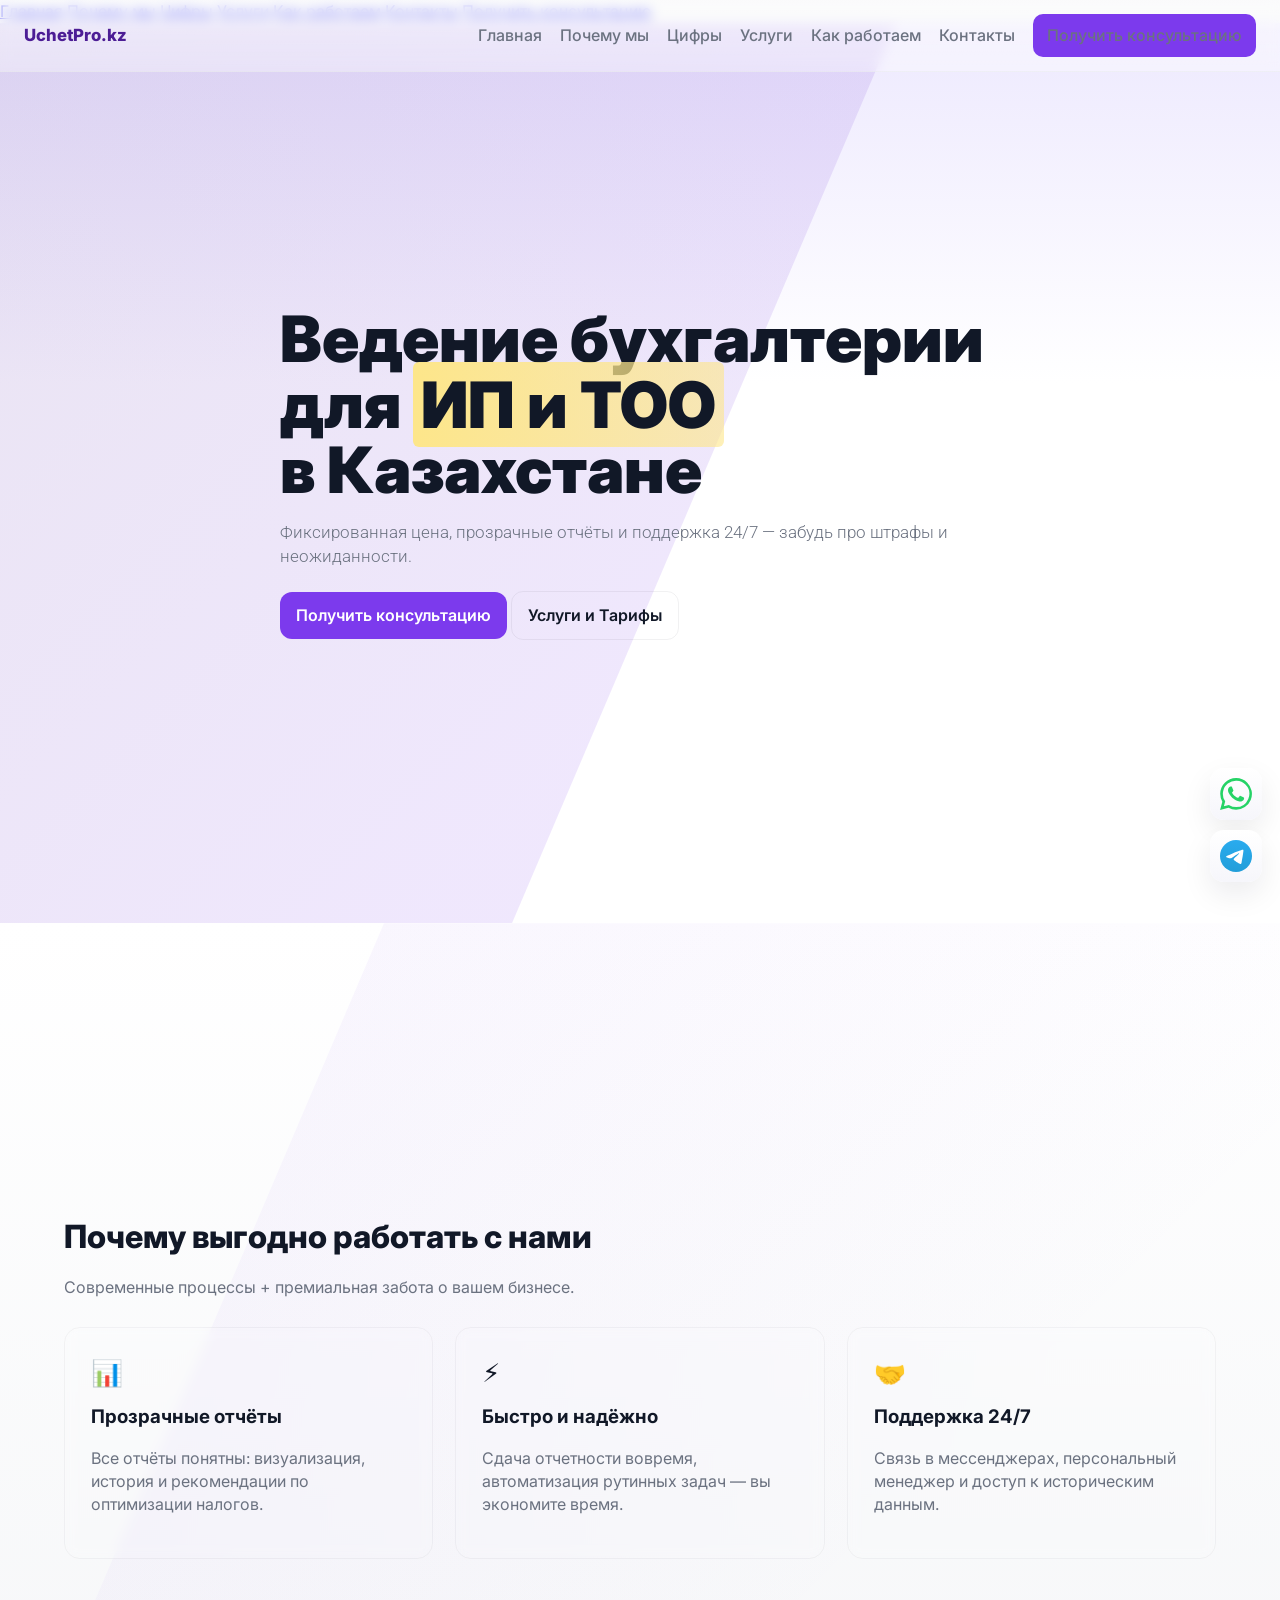
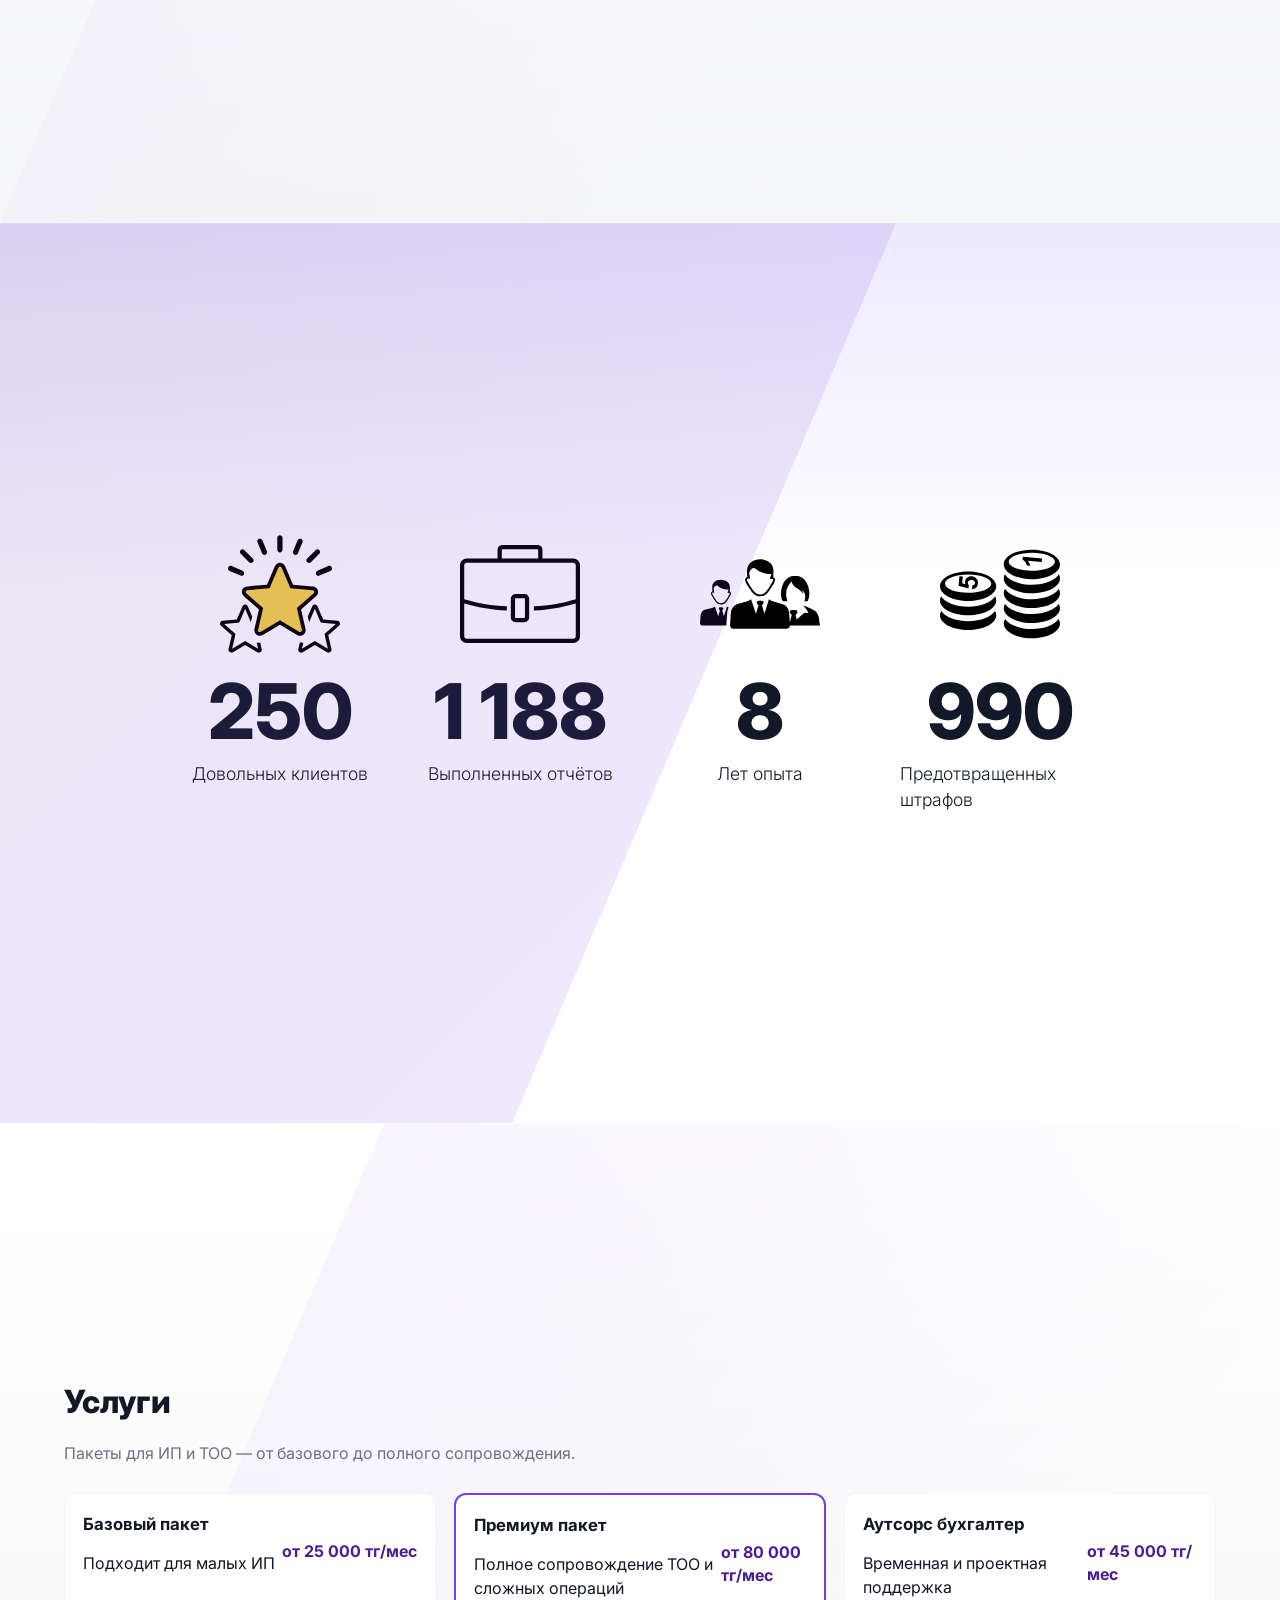
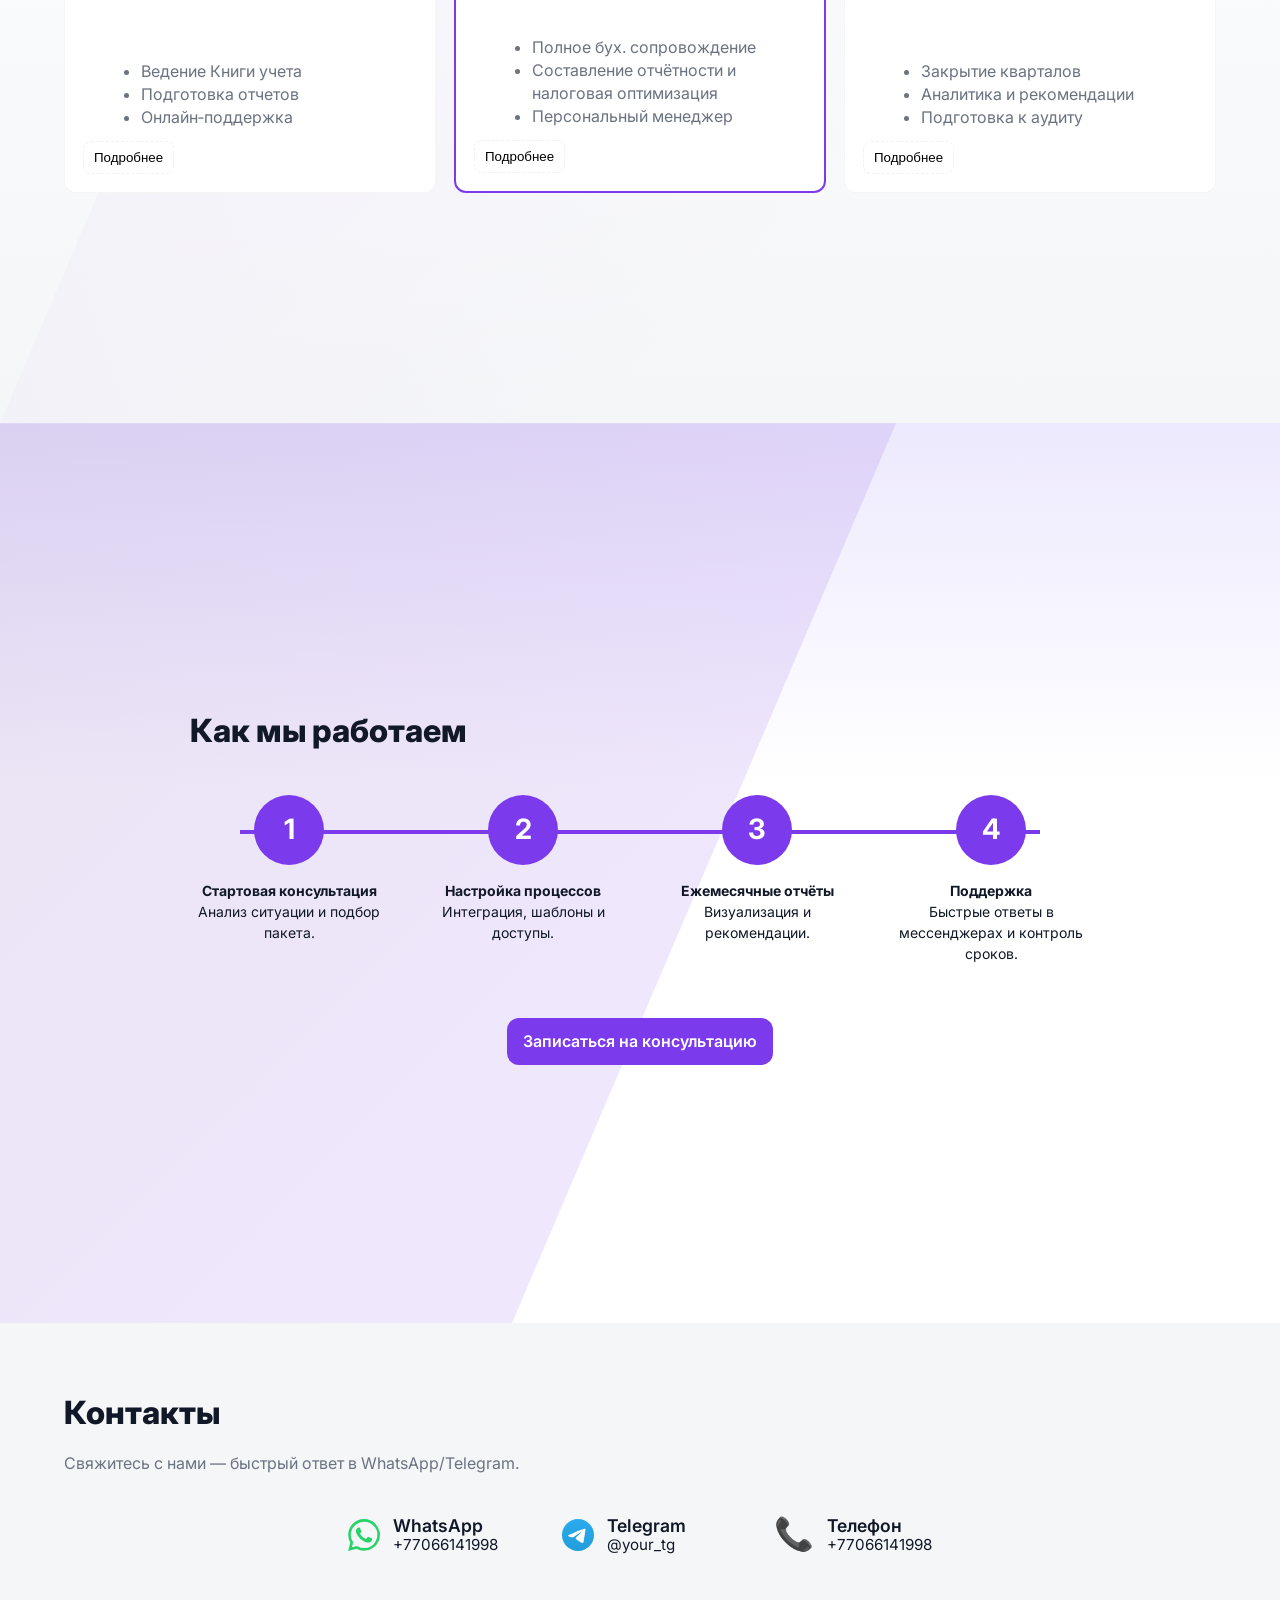
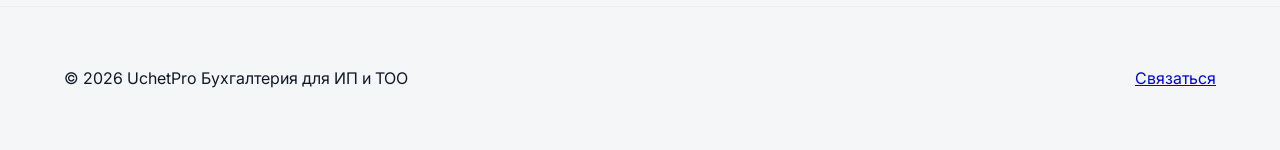
<file: index.html>
<!doctype html>
<html lang="ru">
<head>
<meta charset="utf-8" />
<meta name="viewport" content="width=device-width,initial-scale=1" />
<title>Ведение бухгалтерии для ИП и ТОО — Премиум</title>
<meta name="description" content="Премиальные бухгалтерские услуги для ИП и ТОО в Казахстане — удобство, прозрачность и поддержка 24/7." />
<link rel="preconnect" href="https://fonts.googleapis.com">
<link href="https://fonts.googleapis.com/css2?family=Inter:wght@300;400;600;800;900&family=Roboto:wght@300;400;500&display=swap" rel="stylesheet">
<link rel="stylesheet" href="styles.css">
</head>
<body>
<!-- NAV -->
<header class="site-header">
<a class="brand" href="#">UchetPro.kz</a>
<nav class="nav">
<a href="#hero">Главная</a>
<a href="#benefits">Почему мы</a>
<a href="#stats">Цифры</a>
<a href="#services">Услуги</a>
<a href="#how">Как работаем</a>
<a href="#contacts">Контакты</a>
<a class="cta-desktop" href="https://wa.me/+77066141998" target="_blank" rel="noopener">Получить консультацию</a>
</nav>
<button id="burger" aria-label="Открыть меню">
<span></span><span></span><span></span>
</button>
</header>
<!-- MOBILE SIDEBAR -->
<aside id="mobileMenu" class="mobile-menu" aria-hidden="true">
<nav>
<a href="#hero">Главная</a>
<a href="#benefits">Почему мы</a>
<a href="#stats">Цифры</a>
<a href="#services">Услуги</a>
<a href="#how">Как работаем</a>
<a href="#contacts">Контакты</a>
<a class="cta" href="https://wa.me/+77066141998" target="_blank" rel="noopener">Получить консультацию</a>
</nav>
</aside>
<main>
<!-- HERO -->
<section id="hero" class="section full hero diagonal">
<div class="container hero-inner">
<div class="hero-content">
<h1 class="display">Ведение бухгалтерии для <span class="accent-bg">ИП и ТОО</span><br>в Казахстане</h1>
<p class="lead">Фиксированная цена, прозрачные отчёты и поддержка 24/7 — забудь про штрафы и неожиданности.</p>
<div class="hero-actions">
<a class="btn primary" href="https://wa.me/+77066141998" target="_blank" rel="noopener">Получить консультацию</a>
<a class="btn ghost" href="#services">Услуги и Тарифы</a>
</div>
</div>
</div>
</section>
<!-- BENEFITS -->
<section id="benefits" class="section full alt diagonal-light">
<div class="container">
<h2 class="section-title">Почему выгодно работать с нами</h2>
<p class="section-sub">Современные процессы + премиальная забота о вашем бизнесе.</p>
<div class="cards grid-3">
<article class="card">
<div class="icon">📊</div>
<h3>Прозрачные отчёты</h3>
<p>Все отчёты понятны: визуализация, история и рекомендации по оптимизации налогов.</p>
</article>
<article class="card">
<div class="icon">⚡</div>
<h3>Быстро и надёжно</h3>
<p>Сдача отчетности вовремя, автоматизация рутинных задач — вы экономите время.</p>
</article>
<article class="card">
<div class="icon">🤝</div>
<h3>Поддержка 24/7</h3>
<p>Связь в мессенджерах, персональный менеджер и доступ к историческим данным.</p>
</article>
</div>
</div>
</section>
<!-- STATS -->
<section id="stats" class="section full diagonal">
<div class="stats-container">
<div class="stat-item">
<img src="images/icon-clients.svg" alt="Клиенты" class="stat-icon">
<div class="stat-number" data-target="250">0</div>
<div class="stat-label">Довольных клиентов</div>
</div>
<div class="stat-item">
<img src="images/icon-projects.svg" alt="Проекты" class="stat-icon">
<div class="stat-number" data-target="1200">0</div>
<div class="stat-label">Выполненных отчётов</div>
</div>
<div class="stat-item">
<img src="images/icon-experience.svg" alt="Опыт" class="stat-icon">
<div class="stat-number" data-target="8">0</div>
<div class="stat-label">Лет опыта</div>
</div>
<div class="stat-item">
<img src="images/icon-rating.svg" alt="Рейтинг" class="stat-icon">
<div class="stat-number" data-target="1000">0</div>
<div class="stat-label">Предотвращенных штрафов</div>
</div>
</div>
</section>
 
<!-- SERVICES -->
<section id="services" class="section full alt diagonal-light">
<div class="container">
<h2 class="section-title">Услуги</h2>
<p class="section-sub">Пакеты для ИП и ТОО — от базового до полного сопровождения.</p>
<div class="services-grid">
<!-- Card 1 -->
<div class="service-card">
<div class="service-head">
<div>
<h3>Базовый пакет</h3>
<p class="muted">Подходит для малых ИП</p>
</div>
<div class="price">от <span>25 000 тг</span>/мес</div>
</div>
<div class="service-body">
<ul>
<li>Ведение Книги учета</li>
<li>Подготовка отчетов</li>
<li>Онлайн‑поддержка</li>
</ul>
<button class="details-btn" aria-expanded="false">Подробнее</button>
<div class="details" hidden>
<p>Включает первичную настройку, ежемесячные закрытия и тех. поддержку в мессенджерах. Доп. услуги оплачиваются отдельно.</p>
</div>
</div>
</div>
<!-- Card 2 -->
<div class="service-card featured">
<div class="service-head">
<div>
<h3>Премиум пакет</h3>
<p class="muted">Полное сопровождение ТОО и сложных операций</p>
</div>
<div class="price">от <span>80 000 тг</span>/мес</div>
</div>
<div class="service-body">
<ul>
<li>Полное бух. сопровождение</li>
<li>Составление отчётности и налоговая оптимизация</li>
<li>Персональный менеджер</li>
</ul>
<button class="details-btn" aria-expanded="false">Подробнее</button>
<div class="details" hidden>
<p>Персональный бухгалтер, KPI‑отчеты, оптимизация налогов и сопровождение аудита. Есть опция интеграции с 1C/CPA системами.</p>
</div>
</div>
</div>
<!-- Card 3 -->
<div class="service-card">
<div class="service-head">
<div>
<h3>Аутсорс бухгалтер</h3>
<p class="muted">Временная и проектная поддержка</p>
</div>
<div class="price">от <span>45 000 тг</span>/мес</div>
</div>
<div class="service-body">
<ul>
<li>Закрытие кварталов</li>
<li>Аналитика и рекомендации</li>
<li>Подготовка к аудиту</li>
</ul>
<button class="details-btn" aria-expanded="false">Подробнее</button>
<div class="details" hidden>
<p>Подходит, если нужен удалённый бухгалтер на время отпуска или при резких пиковых нагрузках.</p>
</div>
</div>
</div>
</div>
</div>
</section>
<!-- HOW IT WORKS -->
<section id="how" class="section full diagonal">
<div class="container">
<h2 class="section-title">Как мы работаем</h2>
<div class="how-steps">
<div class="step">
<div class="icon-p">1</div>
<p><strong>Стартовая консультация</strong><br>Анализ ситуации и подбор пакета.</p>
</div>
<div class="step">
<div class="icon-p">2</div>
<p><strong>Настройка процессов</strong><br>Интеграция, шаблоны и доступы.</p>
</div>
<div class="step">
<div class="icon-p">3</div>
<p><strong>Ежемесячные отчёты</strong><br>Визуализация и рекомендации.</p>
</div>
<div class="step">
<div class="icon-p">4</div>
<p><strong>Поддержка</strong><br>Быстрые ответы в мессенджерах и контроль сроков.</p>
</div>
</div>
<div class="how-cta">
<a class="btn primary" href="https://wa.me/+77066141998" target="_blank" rel="noopener">Записаться на консультацию</a>
</div>
</div>
</section>
<!-- CONTACTS -->
<section id="contacts">
<div class="container contact-wrap">
<h2 class="section-title">Контакты</h2>
<p class="section-sub">Свяжитесь с нами — быстрый ответ в WhatsApp/Telegram.</p>
<div class="contact-list">
<a class="contact-item" href="https://wa.me/+77066141998" target="_blank" rel="noopener">
<svg id="Layer_1" data-name="Layer 1" width="32" height="32" xmlns="http://www.w3.org/2000/svg" viewBox="0 0 240 241.19"><defs><style>.cls-1{fill:#25d366;fill-rule:evenodd;}</style></defs><title>whatsapp-color</title><path class="cls-1" d="M205,35.05A118.61,118.61,0,0,0,120.46,0C54.6,0,1,53.61,1,119.51a119.5,119.5,0,0,0,16,59.74L0,241.19l63.36-16.63a119.43,119.43,0,0,0,57.08,14.57h0A119.54,119.54,0,0,0,205,35.07v0ZM120.5,219A99.18,99.18,0,0,1,69.91,205.1l-3.64-2.17-37.6,9.85,10-36.65-2.35-3.76A99.37,99.37,0,0,1,190.79,49.27,99.43,99.43,0,0,1,120.49,219ZM175,144.54c-3-1.51-17.67-8.71-20.39-9.71s-4.72-1.51-6.75,1.51-7.72,9.71-9.46,11.72-3.49,2.27-6.45.76-12.63-4.66-24-14.84A91.1,91.1,0,0,1,91.25,113.3c-1.75-3-.19-4.61,1.33-6.07s3-3.48,4.47-5.23a19.65,19.65,0,0,0,3-5,5.51,5.51,0,0,0-.24-5.23C99,90.27,93,75.57,90.6,69.58s-4.89-5-6.73-5.14-3.73-.09-5.7-.09a11,11,0,0,0-8,3.73C67.48,71.05,59.75,78.3,59.75,93s10.69,28.88,12.19,30.9S93,156.07,123,169c7.12,3.06,12.68,4.9,17,6.32a41.18,41.18,0,0,0,18.8,1.17c5.74-.84,17.66-7.21,20.17-14.18s2.5-13,1.75-14.19-2.69-2.06-5.7-3.59l0,0Z"/></svg>

<div class="contact-info">
<h4>WhatsApp</h4>
<p>+77066141998</p>
</div>
</a>
<a class="contact-item" href="https://t.me/zhaniya96" target="_blank" rel="noopener">
<svg xmlns="http://www.w3.org/2000/svg" shape-rendering="geometricPrecision" width="32" height="32" text-rendering="geometricPrecision" image-rendering="optimizeQuality" fill-rule="evenodd" clip-rule="evenodd" viewBox="0 0 512 512"><defs><linearGradient id="prefix__a" gradientUnits="userSpaceOnUse" x1="256" y1="3.84" x2="256" y2="512"><stop offset="0" stop-color="#2AABEE"/><stop offset="1" stop-color="#229ED9"/></linearGradient></defs><circle fill="url(#prefix__a)" cx="256" cy="256" r="256"/><path fill="#fff" d="M115.88 253.3c74.63-32.52 124.39-53.95 149.29-64.31 71.1-29.57 85.87-34.71 95.5-34.88 2.12-.03 6.85.49 9.92 2.98 2.59 2.1 3.3 4.94 3.64 6.93.34 2 .77 6.53.43 10.08-3.85 40.48-20.52 138.71-29 184.05-3.59 19.19-10.66 25.62-17.5 26.25-14.86 1.37-26.15-9.83-40.55-19.27-22.53-14.76-35.26-23.96-57.13-38.37-25.28-16.66-8.89-25.81 5.51-40.77 3.77-3.92 69.27-63.5 70.54-68.9.16-.68.31-3.2-1.19-4.53s-3.71-.87-5.3-.51c-2.26.51-38.25 24.3-107.98 71.37-10.22 7.02-19.48 10.43-27.77 10.26-9.14-.2-26.72-5.17-39.79-9.42-16.03-5.21-28.77-7.97-27.66-16.82.57-4.61 6.92-9.32 19.04-14.14z"/></svg>
<div class="contact-info">
<h4>Telegram</h4>
<p>@your_tg</p>
</div>
</a>
<a class="contact-item" href="tel:+77066141998">
<div class="icon phone-icon" aria-hidden="true">📞</div>
<div class="contact-info">
<h4>Телефон</h4>
<p>+77066141998</p>
</div>
</a>
</div>
</div>

</main>
<!-- FLOATING CONTACTS (mobile) -->
<div class="floating-contacts" aria-hidden="true">
<a href="https://wa.me/+77066141998" target="_blank" rel="noopener" title="WhatsApp"> 
<svg id="Layer_1" data-name="Layer 1" width="32" height="32" xmlns="http://www.w3.org/2000/svg" viewBox="0 0 240 241.19"><defs><style>.cls-1{fill:#25d366;fill-rule:evenodd;}</style></defs><title>whatsapp-color</title><path class="cls-1" d="M205,35.05A118.61,118.61,0,0,0,120.46,0C54.6,0,1,53.61,1,119.51a119.5,119.5,0,0,0,16,59.74L0,241.19l63.36-16.63a119.43,119.43,0,0,0,57.08,14.57h0A119.54,119.54,0,0,0,205,35.07v0ZM120.5,219A99.18,99.18,0,0,1,69.91,205.1l-3.64-2.17-37.6,9.85,10-36.65-2.35-3.76A99.37,99.37,0,0,1,190.79,49.27,99.43,99.43,0,0,1,120.49,219ZM175,144.54c-3-1.51-17.67-8.71-20.39-9.71s-4.72-1.51-6.75,1.51-7.72,9.71-9.46,11.72-3.49,2.27-6.45.76-12.63-4.66-24-14.84A91.1,91.1,0,0,1,91.25,113.3c-1.75-3-.19-4.61,1.33-6.07s3-3.48,4.47-5.23a19.65,19.65,0,0,0,3-5,5.51,5.51,0,0,0-.24-5.23C99,90.27,93,75.57,90.6,69.58s-4.89-5-6.73-5.14-3.73-.09-5.7-.09a11,11,0,0,0-8,3.73C67.48,71.05,59.75,78.3,59.75,93s10.69,28.88,12.19,30.9S93,156.07,123,169c7.12,3.06,12.68,4.9,17,6.32a41.18,41.18,0,0,0,18.8,1.17c5.74-.84,17.66-7.21,20.17-14.18s2.5-13,1.75-14.19-2.69-2.06-5.7-3.59l0,0Z"/></svg>
</a>
<a href="https://t.me/zhaniya96" target="_blank" rel="noopener" title="Telegram">
<svg xmlns="http://www.w3.org/2000/svg" shape-rendering="geometricPrecision" width="32" height="32" text-rendering="geometricPrecision" image-rendering="optimizeQuality" fill-rule="evenodd" clip-rule="evenodd" viewBox="0 0 512 512"><defs><linearGradient id="prefix__a" gradientUnits="userSpaceOnUse" x1="256" y1="3.84" x2="256" y2="512"><stop offset="0" stop-color="#2AABEE"/><stop offset="1" stop-color="#229ED9"/></linearGradient></defs><circle fill="url(#prefix__a)" cx="256" cy="256" r="256"/><path fill="#fff" d="M115.88 253.3c74.63-32.52 124.39-53.95 149.29-64.31 71.1-29.57 85.87-34.71 95.5-34.88 2.12-.03 6.85.49 9.92 2.98 2.59 2.1 3.3 4.94 3.64 6.93.34 2 .77 6.53.43 10.08-3.85 40.48-20.52 138.71-29 184.05-3.59 19.19-10.66 25.62-17.5 26.25-14.86 1.37-26.15-9.83-40.55-19.27-22.53-14.76-35.26-23.96-57.13-38.37-25.28-16.66-8.89-25.81 5.51-40.77 3.77-3.92 69.27-63.5 70.54-68.9.16-.68.31-3.2-1.19-4.53s-3.71-.87-5.3-.51c-2.26.51-38.25 24.3-107.98 71.37-10.22 7.02-19.48 10.43-27.77 10.26-9.14-.2-26.72-5.17-39.79-9.42-16.03-5.21-28.77-7.97-27.66-16.82.57-4.61 6.92-9.32 19.04-14.14z"/></svg>
</a>
</div>
<!-- FOOTER -->
<footer class="site-footer">
<div class="container">
<div class="footer-left">© <span id="year"></span> UchetPro Бухгалтерия для ИП и ТОО</div>
<div class="footer-right"><a href="#contacts">Связаться</a></div>
</div>
</footer>
<script src="scripts.js" defer></script>
</body>
</html>
</file>
<file: styles.css>
:root{
 --purple-dark: #4C1D95;
 --purple-mid: #7C3AED;
 --purple-light: #EDE9FE;
 --gray-light: #F5F6F8;
 --text: #111827;
 --muted: #6B7280;
 --accent: #FDE68A; /* для подсветки */
 --max-width: 1200px;
 --radius: 14px;
}
/* Basic reset */
*{box-sizing:border-box}
html,body{height:100%}
body{
 margin:0;
 font-family: Inter, Roboto, system-ui, -apple-system, "Segoe UI", Roboto, "Helvetica Neue", Arial;
 color:var(--text);
 background:var(--gray-light);
 -webkit-font-smoothing:antialiased;
 -moz-osx-font-smoothing:grayscale;
 line-height:1.45;
 overflow-x:hidden;
}
/* Layout */
.container{
 max-width:var(--max-width);
 margin:0 auto;
 padding:40px 24px;
}
.site-header{
 position:fixed;
 top:0;left:0;right:0;
 z-index:60;
 display:flex;
 align-items:center;
 justify-content:space-between;
 padding:14px 24px;
 backdrop-filter: blur(6px);
 background:linear-gradient(180deg, rgba(255,255,255,0.6), rgba(255,255,255,0.35));
 border-bottom:1px solid rgba(17,24,39,0.04);
}
.brand{
 font-weight:800;
 font-size:1.05rem;
 color:var(--purple-dark);
 text-decoration:none;
}
.nav{display:flex;gap:18px;align-items:center}
.nav a{color:var(--muted);text-decoration:none;font-weight:500}
.cta-desktop{background:var(--purple-mid);color:#fff;padding:10px 14px;border-radius:10px;text-decoration:none;display:inline-block}
/* Burger */
#burger{display:none;background:none;border:none;padding:6px;cursor:pointer}
#burger span{display:block;width:22px;height:2px;background:var(--text);margin:4px 0;border-radius:2px;transition:0.25s}
/* Fullscreen sections */
.section.full{
 min-height:100vh;
 display:flex;
 align-items:center;
 padding:0;
 position:relative;
 color:var(--text);
 overflow:hidden;
}
/* Diagonal purple style */
.diagonal{
 background: linear-gradient(180deg, var(--purple-light) 0%, #FFF 40%);
}
/* We'll create two-tone diagonal using pseudo-element */
.diagonal::before,
.diagonal-light::before{
 content:"";
 position:absolute;
 inset:0;
 z-index:0;
 pointer-events:none;
}
/* dark two-tone */
.diagonal::before{
 background: linear-gradient(135deg, var(--purple-dark) 0%, var(--purple-mid) 60%);
 clip-path: polygon(0 0, 70% 0, 40% 100%, 0% 100%);
 opacity:0.12;
}
/* light sections have subtle gray + purple diagonal */
.diagonal-light{
 background: linear-gradient(180deg, #fff 0%, var(--gray-light) 100%);
}
.diagonal-light::before{
 background: linear-gradient(135deg, var(--purple-mid) 0%, transparent 70%);
 clip-path: polygon(30% 0, 100% 0, 100% 100%, 0 100%);
 opacity:0.06;
}
/* Ensure content above pseudo */
.section .container{position:relative;z-index:2;padding:80px 24px}
/* HERO */
.hero-inner{display:flex;gap:40px;align-items:center;justify-content:space-between;padding:80px 24px}
.hero-content{max-width:720px}
.display{
 font-family:Inter, sans-serif;
 font-weight:900;
 font-size: clamp(2rem, 5.6vw, 4rem);
 margin:0 0 18px 0;
 line-height:1.02;
 color:var(--text);
}
.lead{font-family:Roboto; font-weight:300;font-size:1.05rem;color:var(--muted);margin-bottom:22px}
.accent-bg{background:linear-gradient(90deg,var(--accent) 0%, rgba(253,230,138,0.6) 100%);padding:4px 8px;border-radius:6px}
/* Buttons */
.btn{
 display:inline-flex;align-items:center;gap:10px;padding:12px 16px;border-radius:12px;text-decoration:none;font-weight:600;
}
.btn.primary{background:var(--purple-mid);color:white}
.btn.ghost{background:transparent;border:1px solid rgba(17,24,39,0.06);color:var(--text)}
/* Hero visual */
.hero-visual{width:360px;height:auto;border-radius:18px;box-shadow:0 12px 30px rgba(20,10,60,0.08)}
/* BENEFITS */
.section-title{font-family:Inter;font-weight:800;font-size:clamp(1.4rem,3vw,2rem);margin-bottom:6px}
.section-sub{color:var(--muted);margin-bottom:28px}
.grid-3{display:grid;grid-template-columns:repeat(3,1fr);gap:22px}
.card{
 background:transparent;padding:26px;border-radius:16px;backdrop-filter: blur(6px);
 border:1px solid rgba(15,23,42,0.04);
}
.card .icon{font-size:1.6rem;margin-bottom:12px}
.card h3{margin:0 0 8px 0;font-weight:700}
.card p{color:var(--muted)}
/* STATS */

.stat-item {
 display: flex;
 flex-direction: column;
 align-items: center;
}
.stat-icon {
 width: 120px;
 height: 120px;
 margin-bottom: 20px;
}

.stat-label {
 font-size: 1.1rem;
 font-weight: 300;
 max-width: 200px;
}
.stat-number {
 font-size: clamp(2rem, 6vw, 5rem); /* адаптивная регулировка */
 font-weight: 800;
 margin-bottom: 10px;
 text-align: center;
 line-height: 1;
 word-break: break-word;
}
/* Сетка для статистики */
.stats-container {
 display: grid;
 grid-template-columns: repeat(auto-fit, minmax(200px, 1fr));
 gap: 40px;
 max-width: 1100px;
 margin: 0 auto;
}
/* Мобильная адаптация до планшета */
@media (max-width: 768px) {
 .stat-number {
   font-size: clamp(1.8rem, 8vw, 3.5rem);
 }
 .stat-icon {
   width: 50px;
   height: 50px;
 }
}
/* Очень маленькие экраны (телефоны < 480px) */
@media (max-width: 480px) {
 .stats-container {
   grid-template-columns: 1fr; /* в одну колонку */
   gap: 30px;
 }
 .stat-number {
   font-size: clamp(2.2rem, 10vw, 4rem); /* чуть больше, чтобы смотрелось внушительно */
 }
}
/* SERVICES */
.services-grid{display:grid;grid-template-columns:repeat(3,1fr);gap:18px;margin-top:28px}
.service-card{background:white;border-radius:12px;padding:18px;border:1px solid rgba(15,23,42,0.04);display:flex;flex-direction:column;justify-content:space-between;transition:transform .35s,box-shadow .35s}
.service-card:hover{transform:translateY(-6px);box-shadow:0 20px 40px rgba(15,23,42,0.06)}
.service-card.featured{border:2px solid var(--purple-mid)}
.service-head{display:flex;justify-content:space-between;align-items:center;margin-bottom:10px}
.service-head h3{margin:0;font-size:1.05rem}
.price{font-weight:700;color:var(--purple-dark)}
.service-body ul{margin:10px 0 12px 18px;color:var(--muted)}
.details-btn{background:transparent;border:1px dashed rgba(17,24,39,0.06);padding:8px 10px;border-radius:8px;cursor:pointer}
.details{margin-top:12px;color:var(--muted)}
/* HOW */
.how-list{max-width:760px;margin:18px auto 0;padding-left:18px}
.how-list li{margin:12px 0}
.how-cta{margin-top:20px;text-align:center}
.how-steps {
 display: flex;
 justify-content: space-between;
 align-items: flex-start;
 position: relative;
 max-width: 900px;
 margin: 40px auto;
}
.how-steps::before {
 content: "";
 position: absolute;
 top: 35px;
 left: 50px;
 right: 50px;
 height: 4px;
 background-color: var(--purple-mid); /* ваш основной цвет */
 z-index: 1;
}
.step {
 text-align: center;
 width: 22%;
 position: relative;
 z-index: 2;
}
.icon-p {
 width: 70px;
 height: 70px;
 margin: 0 auto 15px;
 background-color: var(--purple-mid); /* ваш основной цвет */
 color: #fff;
 font-size: 28px;
 font-weight: bold;
 border-radius: 50%;
 display: flex;
 justify-content: center;
 align-items: center;
}
.step p {
 font-size: 14px;
 line-height: 1.5;
}
@media (max-width: 768px) {
 .how-steps {
   flex-direction: column;
   align-items: center;
 }
 .how-steps::before {
   display: none;
 }
 .step {
   width: 100%;
   margin-bottom: 30px;
 }
}
/* CONTACTS */
.contact-list {
 display: flex;
 flex-direction: row;       /* Горизонтально на больших экранах */
 gap: 2rem;
 justify-content: center;
 flex-wrap: wrap;           /* Позволяет переносить элементы на новую строку */
 max-width: 720px;
 margin: 0 auto;
 padding: 0;
 align-items: center;
}
.contact-item {
 display: flex;
 align-items: center;
 gap: 0.8rem;
 text-decoration: none;
 color: var(--text);
 padding: 0.5rem 1rem;
 border-radius: 8px;
 transition: background-color 0.3s, color 0.3s;
 min-width: 180px;          /* Минимальная ширина для ровного вида */
}
@media (max-width: 480px) {
 .contact-list {
   flex-direction: column;  /* Вертикально на мобильных */
   gap: 1.5rem;
   align-items: flex-start; /* Выровнять влево для вертикального списка */
 }
 .contact-item {
   min-width: auto;         /* Снимаем ограничение ширины */
   padding: 0.5rem 0;       /* Меньше паддингов */
   width: 100%;             /* Чтобы контакт занимал всю ширину контейнера */
 }
}
.contact-item:last-child {
 border-bottom: none;
}
.contact-item:hover,
.contact-item:focus {
 color: var(--purple-mid);
 outline: none;
 cursor: pointer;
}
.icon {
 font-size: 2rem;
 flex-shrink: 0;
 color: var(--text-muted);
 transition: color 0.3s ease;
}
.contact-item:hover .icon,
.contact-item:focus .icon {
 color: var(--purple-mid);
}
.contact-info h4 {
 font-weight: 600;
 font-size: 1.1rem;
 margin: 0;
 line-height: 1.2;
}
.contact-info p {
 margin: 0;
 font-size: 0.95rem;
 color: var(--text-muted);
 line-height: 1.2;
}
/* Адаптив для мобилки — чуть больше отступы */
@media (max-width: 480px) {
 .contact-item {
   padding: 14px 18px;
   max-width: 100%;
 }
 .icon {
   font-size: 2.4rem;
 }
 .contact-info h4 {
   font-size: 1.1rem;
 }
 .contact-info p {
   font-size: 1rem;
 }
}
/* FLOATING CONTACTS */
.floating-contacts{
 position:fixed;right:18px;bottom:18px;display:flex;flex-direction:column;gap:10px;z-index:80;
}
.floating-contacts a{width:52px;height:52px;border-radius:14px;background:linear-gradient(180deg,#fff,#f6f6fb);display:flex;align-items:center;justify-content:center;box-shadow:0 12px 30px rgba(10,10,40,0.08);text-decoration:none}
/* FOOTER */
.site-footer{padding:20px 24px;background:transparent;border-top:1px solid rgba(17,24,39,0.04)}
.site-footer .container{display:flex;justify-content:space-between;align-items:center;gap:12px}
/* Responsive */
@media (max-width: 1000px){
 .hero-inner{flex-direction:column-reverse;gap:30px;padding:40px 24px}
 .hero-visual{width:280px}
 .grid-3{grid-template-columns:repeat(2,1fr)}
 .services-grid{grid-template-columns:repeat(2,1fr)}
 .stats-grid{flex-direction:row;flex-wrap:wrap;gap:16px}
}
@media (max-width: 700px){
 .site-header{padding:10px 14px}
 .nav{display:none}
 #burger{display:block}
 .container{padding:26px 18px}
 .grid-3{grid-template-columns:1fr}
 .services-grid{grid-template-columns:1fr}
 .hero-visual{width:100%;max-width:320px}
 .display{font-size:2.2rem}
 .floating-contacts{right:12px;bottom:12px}
 .stat{min-width:140px}
 .brand{font-size:0.95rem}
 .hero-content{width:100%}
 .section.full{padding-top:70px}
 /* mobile app-like style for sections */
 .section .container{padding:28px 16px}
 .contact-cards{flex-direction:column;align-items:stretch}
}
/* small tweaks */
a:focus, button:focus{outline:3px solid rgba(124,58,237,0.12);outline-offset:3px}


@media (max-width: 768px) {
 .nav {
   display: none;
 }
 .cta-desktop {
   display: none;
 }
 #burger {
 display: block;
 width: 36px;
 height: 28px;
 position: relative;
 cursor: pointer;
 background: none;
 border: none;
 z-index: 10001;
 transition: transform 0.3s ease;
}
#burger span {
 display: block;
 width: 100%;
 height: 3px;
 background-color: var(--text);
 border-radius: 2px;
 position: absolute;
 left: 0;
 transition: all 0.3s ease;
}
#burger span:nth-child(1) {
 top: 0;
}
#burger span:nth-child(2) {
 top: 12px;
}
#burger span:nth-child(3) {
 bottom: 0;
}
/* Анимация открытого состояния бургера (крестик) */
#burger.open span:nth-child(1) {
 transform: rotate(45deg);
 top: 12px;
}
#burger.open span:nth-child(2) {
 opacity: 0;
}
#burger.open span:nth-child(3) {
 transform: rotate(-45deg);
 bottom: 12px;
}
/* Мобильное меню */
.mobile-menu {
 position: fixed;
 top: 0; left: 0; right: 0; bottom: 0;
 background: #fff;
 box-shadow: 0 0 20px rgba(0,0,0,0.1);
 transform: translateX(100%);
 transition: transform 0.4s cubic-bezier(0.4, 0, 0.2, 1);
 padding: 3rem 2rem;
 display: flex;
 flex-direction: column;
 z-index: 10000;
 overflow-y: auto;
}
/* Показываем меню */
.mobile-menu.open {
 transform: translateX(0);
}
/* Стили ссылок */
.mobile-menu nav a {
 font-size: 1.25rem;
 font-weight: 600;
 color: var(--text);
 text-decoration: none;
 margin-bottom: 1.8rem;
 transition: color 0.3s;
}
.mobile-menu nav a:hover,
.mobile-menu nav a:focus {
 color: var(--purple-mid);
 outline: none;
}
/* Кнопка CTA в меню */
.mobile-menu nav a.cta {
 background: var(--purple-mid);
 color: white;
 padding: 0.8rem 1.2rem;
 border-radius: 12px;
 text-align: center;
 margin-top: auto;
 font-weight: 700;
 box-shadow: 0 4px 10px rgba(103, 49, 255, 0.4);
 transition: background 0.3s;
}
.mobile-menu nav a.cta:hover,
.mobile-menu nav a.cta:focus {
 background: var(--purple-dark);
 outline: none;
}
/* Немного увеличим область клика по ссылкам для удобства */
.mobile-menu nav a {
 padding: 0.5rem 0;
 display: block;
}
/* Для плавного скролла и красивой прокрутки */
.mobile-menu {
 -webkit-overflow-scrolling: touch;
}
</file>
